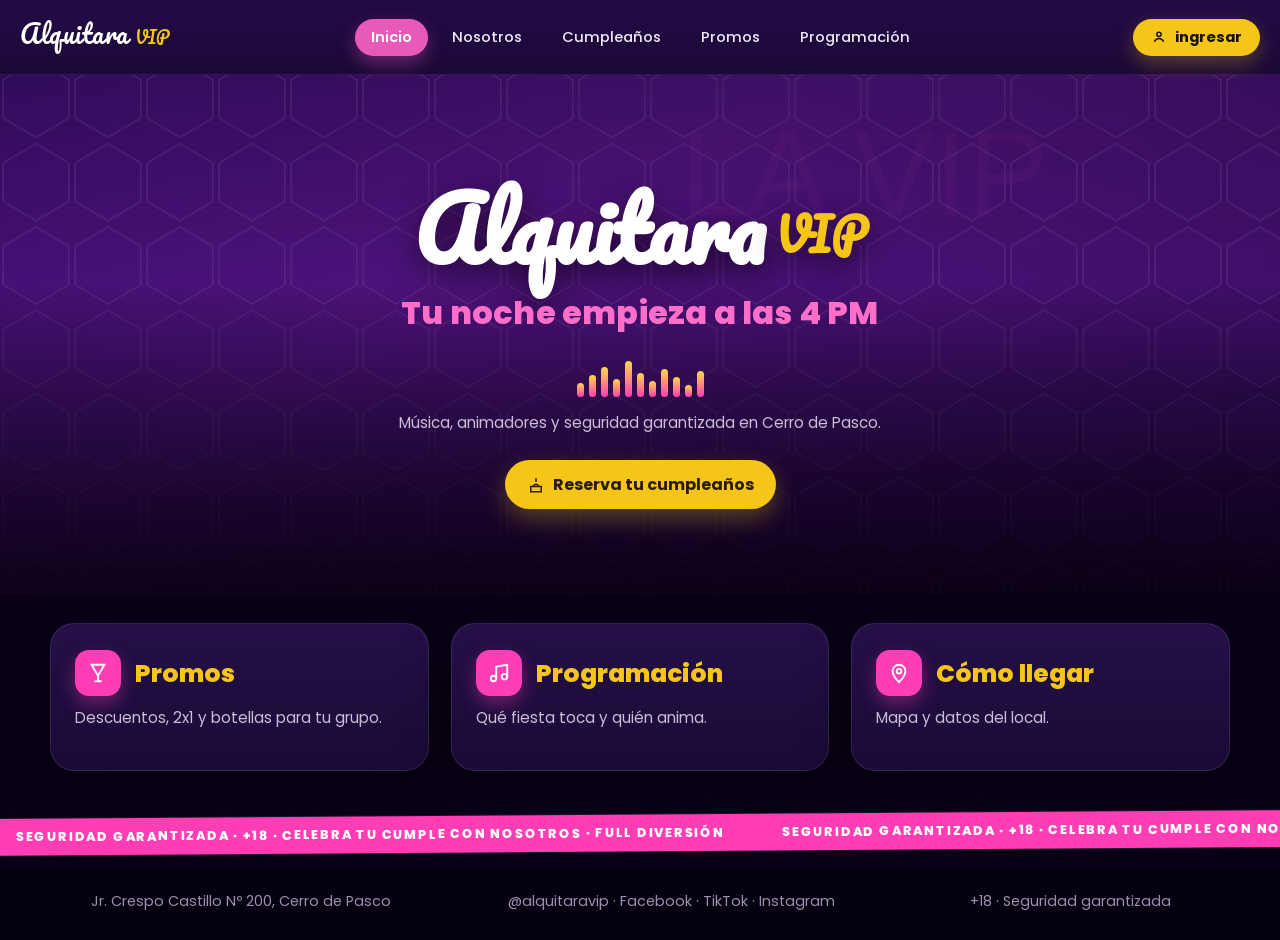
<file: index.html>
<!DOCTYPE html>
<html lang="es">
<head>
  <meta charset="UTF-8" />
  <meta name="viewport" content="width=device-width, initial-scale=1.0" />
  <title>Alquitara VIP | Cerro de Pasco</title>
  <meta name="description" content="Música, animadores y seguridad garantizada en Cerro de Pasco. Tu noche empieza a las 4 PM." />
  <link rel="icon" href="assets/favicon.svg" />
  <link rel="preconnect" href="https://fonts.googleapis.com" />
  <link rel="preconnect" href="https://fonts.gstatic.com" crossorigin />
  <link href="https://fonts.googleapis.com/css2?family=Pacifico&family=Poppins:wght@400;500;600;700;800&display=swap" rel="stylesheet" />
  <link rel="stylesheet" href="css/style.css" />
</head>
<body data-page="inicio">
  <section class="hero">
    <div class="hero-bg"></div>
    <div class="hero-content">
      <h1 class="hero-title">Alquitara<span>VIP</span></h1>
      <p class="hero-tagline">Tu noche empieza a las 4 PM</p>
      <div class="eq" aria-hidden="true">
        <span></span><span></span><span></span><span></span><span></span>
        <span></span><span></span><span></span><span></span><span></span><span></span>
      </div>
      <p class="hero-sub">Música, animadores y seguridad garantizada en Cerro de Pasco.</p>
      <a class="btn-gold" href="cumpleanos.html">
        <svg width="18" height="18" viewBox="0 0 24 24" fill="none" stroke="currentColor" stroke-width="2">
          <path d="M12 8V3"/><path d="M8 14c.8-2 2.2-3 4-3s3.2 1 4 3"/><path d="M5 14h14v7H5z"/>
        </svg>
        Reserva tu cumpleaños
      </a>
    </div>
  </section>

  <section class="quick">
    <div class="wrap quick-grid">
      <a class="card" href="promos.html">
        <div class="card-head">
          <div class="card-icon">
            <svg width="22" height="22" viewBox="0 0 24 24" fill="none" stroke="#fff" stroke-width="2">
              <path d="M8 21h8"/><path d="M12 15v6"/><path d="M5 3h14l-7 12L5 3z"/>
            </svg>
          </div>
          <h3>Promos</h3>
        </div>
        <p>Descuentos, 2x1 y botellas para tu grupo.</p>
      </a>
      <a class="card" href="programacion.html">
        <div class="card-head">
          <div class="card-icon">
            <svg width="22" height="22" viewBox="0 0 24 24" fill="none" stroke="#fff" stroke-width="2">
              <path d="M9 18V5l12-2v13"/><circle cx="6" cy="18" r="3"/><circle cx="18" cy="16" r="3"/>
            </svg>
          </div>
          <h3>Programación</h3>
        </div>
        <p>Qué fiesta toca y quién anima.</p>
      </a>
      <a class="card" href="como-llegar.html">
        <div class="card-head">
          <div class="card-icon">
            <svg width="22" height="22" viewBox="0 0 24 24" fill="none" stroke="#fff" stroke-width="2">
              <path d="M12 22s7-7.2 7-12a7 7 0 1 0-14 0c0 4.8 7 12 7 12z"/><circle cx="12" cy="10" r="2.5"/>
            </svg>
          </div>
          <h3>Cómo llegar</h3>
        </div>
        <p>Mapa y datos del local.</p>
      </a>
    </div>
  </section>

  <script src="js/main.js"></script>
</body>
</html>
</file>
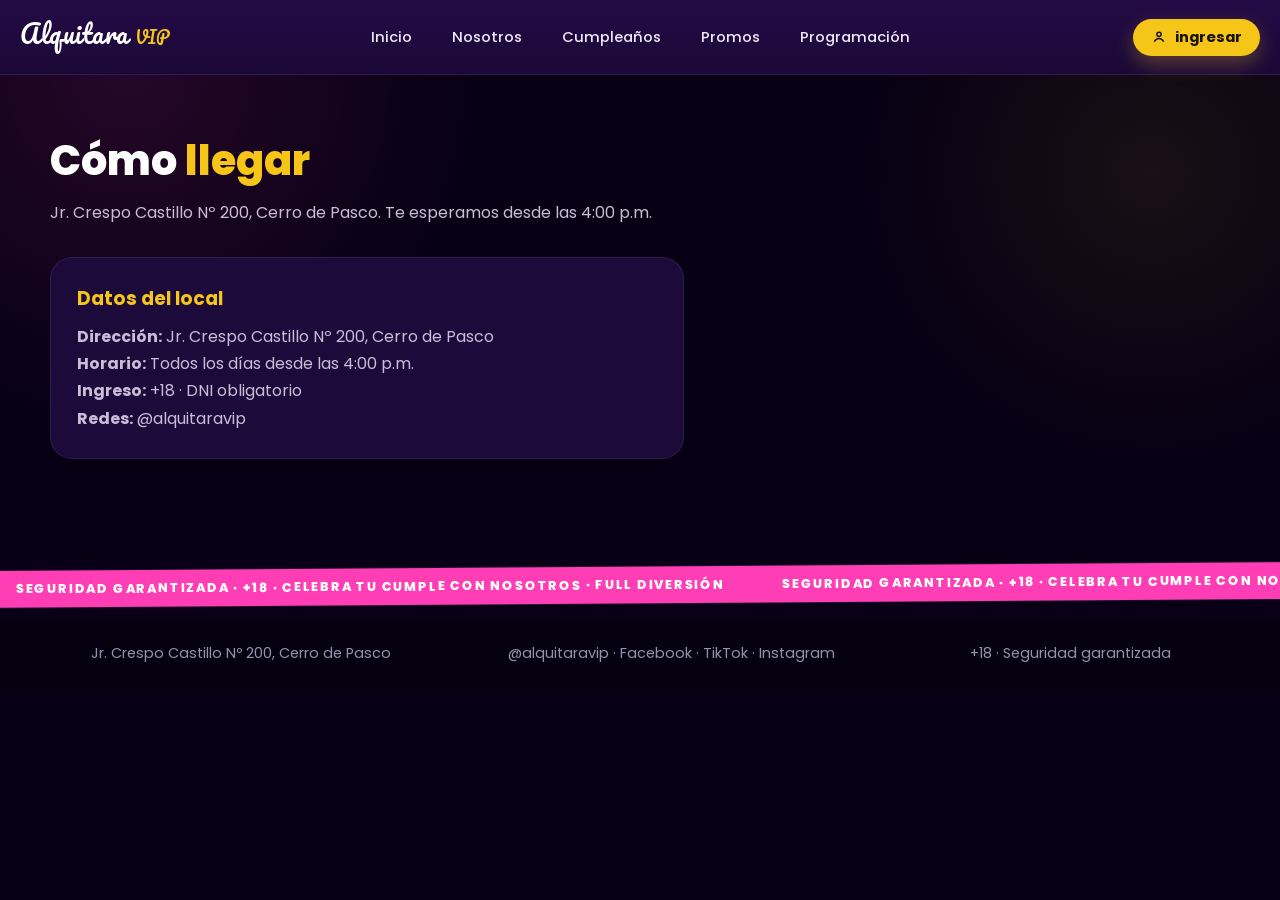
<file: como-llegar.html>
<!DOCTYPE html>
<html lang="es">
<head>
  <meta charset="UTF-8" />
  <meta name="viewport" content="width=device-width, initial-scale=1.0" />
  <title>Cómo llegar | Alquitara VIP</title>
  <link rel="icon" href="assets/favicon.svg" />
  <link rel="preconnect" href="https://fonts.googleapis.com" />
  <link rel="preconnect" href="https://fonts.gstatic.com" crossorigin />
  <link href="https://fonts.googleapis.com/css2?family=Pacifico&family=Poppins:wght@400;500;600;700;800&display=swap" rel="stylesheet" />
  <link rel="stylesheet" href="css/style.css" />
</head>
<body data-page="llegar">
  <main class="page">
    <div class="wrap grid-2">
      <div>
        <h1 class="page-title">Cómo <span>llegar</span></h1>
        <p class="lead">Jr. Crespo Castillo Nº 200, Cerro de Pasco. Te esperamos desde las 4:00 p.m.</p>
        <div class="panel">
          <h3>Datos del local</h3>
          <p><strong>Dirección:</strong> Jr. Crespo Castillo Nº 200, Cerro de Pasco</p>
          <p><strong>Horario:</strong> Todos los días desde las 4:00 p.m.</p>
          <p><strong>Ingreso:</strong> +18 · DNI obligatorio</p>
          <p><strong>Redes:</strong> @alquitaravip</p>
        </div>
      </div>
      <iframe class="map-frame" title="Mapa Alquitara VIP" src="https://maps.google.com/maps?q=Jr.%20Crespo%20Castillo%20200%20Cerro%20de%20Pasco&t=&z=16&ie=UTF8&iwloc=&output=embed"></iframe>
    </div>
  </main>
  <script src="js/main.js"></script>
</body>
</html>
</file>
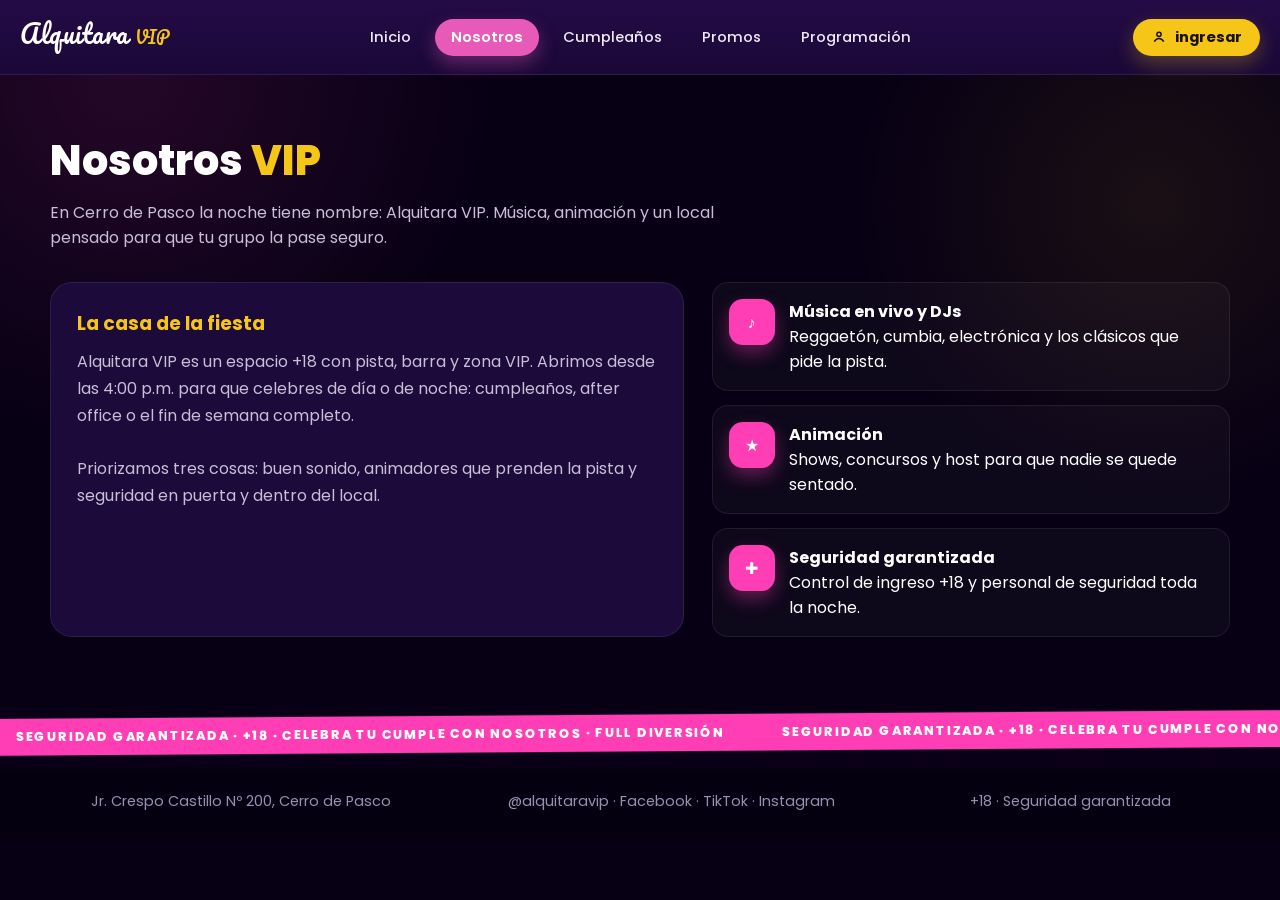
<file: nosotros.html>
<!DOCTYPE html>
<html lang="es">
<head>
  <meta charset="UTF-8" />
  <meta name="viewport" content="width=device-width, initial-scale=1.0" />
  <title>Nosotros | Alquitara VIP</title>
  <link rel="icon" href="assets/favicon.svg" />
  <link rel="preconnect" href="https://fonts.googleapis.com" />
  <link rel="preconnect" href="https://fonts.gstatic.com" crossorigin />
  <link href="https://fonts.googleapis.com/css2?family=Pacifico&family=Poppins:wght@400;500;600;700;800&display=swap" rel="stylesheet" />
  <link rel="stylesheet" href="css/style.css" />
</head>
<body data-page="nosotros">
  <main class="page">
    <div class="wrap">
      <h1 class="page-title">Nosotros <span>VIP</span></h1>
      <p class="lead">En Cerro de Pasco la noche tiene nombre: Alquitara VIP. Música, animación y un local pensado para que tu grupo la pase seguro.</p>
      <div class="grid-2">
        <article class="panel">
          <h3>La casa de la fiesta</h3>
          <p>Alquitara VIP es un espacio +18 con pista, barra y zona VIP. Abrimos desde las 4:00 p.m. para que celebres de día o de noche: cumpleaños, after office o el fin de semana completo.</p>
          <br />
          <p>Priorizamos tres cosas: buen sonido, animadores que prenden la pista y seguridad en puerta y dentro del local.</p>
        </article>
        <aside class="feature-list">
          <div class="feature"><div class="card-icon" style="margin:0">♪</div><div><strong>Música en vivo y DJs</strong><p>Reggaetón, cumbia, electrónica y los clásicos que pide la pista.</p></div></div>
          <div class="feature"><div class="card-icon" style="margin:0">★</div><div><strong>Animación</strong><p>Shows, concursos y host para que nadie se quede sentado.</p></div></div>
          <div class="feature"><div class="card-icon" style="margin:0">✚</div><div><strong>Seguridad garantizada</strong><p>Control de ingreso +18 y personal de seguridad toda la noche.</p></div></div>
        </aside>
      </div>
    </div>
  </main>
  <script src="js/main.js"></script>
</body>
</html>
</file>
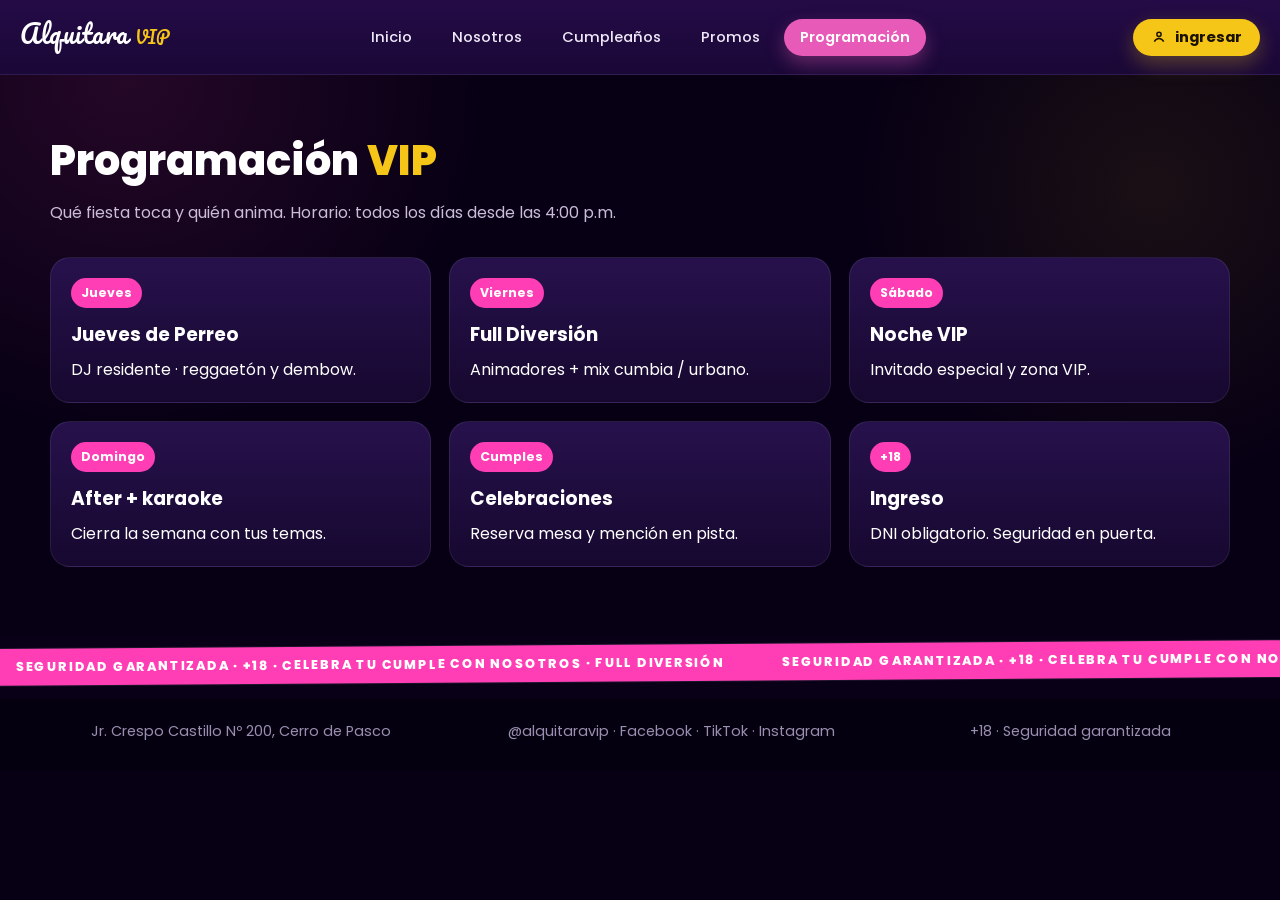
<file: programacion.html>
<!DOCTYPE html>
<html lang="es">
<head>
  <meta charset="UTF-8" />
  <meta name="viewport" content="width=device-width, initial-scale=1.0" />
  <title>Programación | Alquitara VIP</title>
  <link rel="icon" href="assets/favicon.svg" />
  <link rel="preconnect" href="https://fonts.googleapis.com" />
  <link rel="preconnect" href="https://fonts.gstatic.com" crossorigin />
  <link href="https://fonts.googleapis.com/css2?family=Pacifico&family=Poppins:wght@400;500;600;700;800&display=swap" rel="stylesheet" />
  <link rel="stylesheet" href="css/style.css" />
</head>
<body data-page="programacion">
  <main class="page">
    <div class="wrap">
      <h1 class="page-title">Programación <span>VIP</span></h1>
      <p class="lead">Qué fiesta toca y quién anima. Horario: todos los días desde las 4:00 p.m.</p>
      <div class="event-grid">
        <article class="event"><div class="event-body"><span class="event-day">Jueves</span><h3>Jueves de Perreo</h3><p>DJ residente · reggaetón y dembow.</p></div></article>
        <article class="event"><div class="event-body"><span class="event-day">Viernes</span><h3>Full Diversión</h3><p>Animadores + mix cumbia / urbano.</p></div></article>
        <article class="event"><div class="event-body"><span class="event-day">Sábado</span><h3>Noche VIP</h3><p>Invitado especial y zona VIP.</p></div></article>
        <article class="event"><div class="event-body"><span class="event-day">Domingo</span><h3>After + karaoke</h3><p>Cierra la semana con tus temas.</p></div></article>
        <article class="event"><div class="event-body"><span class="event-day">Cumples</span><h3>Celebraciones</h3><p>Reserva mesa y mención en pista.</p></div></article>
        <article class="event"><div class="event-body"><span class="event-day">+18</span><h3>Ingreso</h3><p>DNI obligatorio. Seguridad en puerta.</p></div></article>
      </div>
    </div>
  </main>
  <script src="js/main.js"></script>
</body>
</html>
</file>
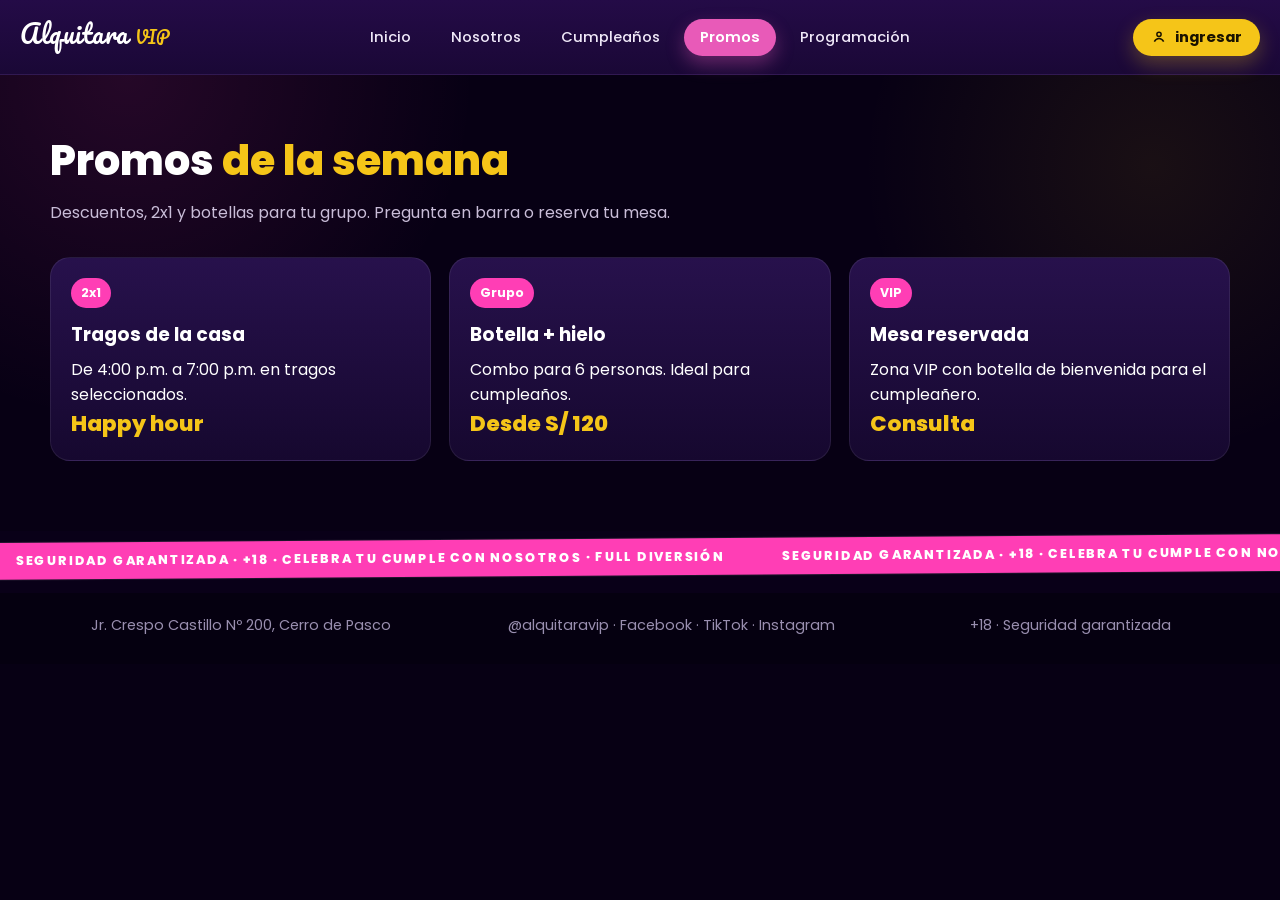
<file: promos.html>
<!DOCTYPE html>
<html lang="es">
<head>
  <meta charset="UTF-8" />
  <meta name="viewport" content="width=device-width, initial-scale=1.0" />
  <title>Promos | Alquitara VIP</title>
  <link rel="icon" href="assets/favicon.svg" />
  <link rel="preconnect" href="https://fonts.googleapis.com" />
  <link rel="preconnect" href="https://fonts.gstatic.com" crossorigin />
  <link href="https://fonts.googleapis.com/css2?family=Pacifico&family=Poppins:wght@400;500;600;700;800&display=swap" rel="stylesheet" />
  <link rel="stylesheet" href="css/style.css" />
</head>
<body data-page="promos">
  <main class="page">
    <div class="wrap">
      <h1 class="page-title">Promos <span>de la semana</span></h1>
      <p class="lead">Descuentos, 2x1 y botellas para tu grupo. Pregunta en barra o reserva tu mesa.</p>
      <div class="promo-grid">
        <article class="promo">
          <div class="promo-body">
            <span class="promo-badge">2x1</span>
            <h3>Tragos de la casa</h3>
            <p>De 4:00 p.m. a 7:00 p.m. en tragos seleccionados.</p>
            <p class="price">Happy hour</p>
          </div>
        </article>
        <article class="promo">
          <div class="promo-body">
            <span class="promo-badge">Grupo</span>
            <h3>Botella + hielo</h3>
            <p>Combo para 6 personas. Ideal para cumpleaños.</p>
            <p class="price">Desde S/ 120</p>
          </div>
        </article>
        <article class="promo">
          <div class="promo-body">
            <span class="promo-badge">VIP</span>
            <h3>Mesa reservada</h3>
            <p>Zona VIP con botella de bienvenida para el cumpleañero.</p>
            <p class="price">Consulta</p>
          </div>
        </article>
      </div>
    </div>
  </main>
  <script src="js/main.js"></script>
</body>
</html>
</file>
<file: css/style.css>
:root {
  --bg: #070014;
  --bg-2: #120528;
  --header: #1a0838;
  --card: #1c0a3a;
  --card-border: rgba(255, 255, 255, 0.08);
  --pink: #ff3eb5;
  --pink-2: #e91e99;
  --pink-soft: #ff6ec8;
  --gold: #f5c518;
  --gold-2: #ffd84a;
  --text: #ffffff;
  --muted: #c9bdd8;
  --muted-2: #9a8fb0;
  --nav-active: #e85ab8;
  --shadow: 0 18px 50px rgba(0, 0, 0, 0.45);
  --radius: 22px;
  --max: 1180px;
}

* {
  box-sizing: border-box;
  margin: 0;
  padding: 0;
}

html {
  scroll-behavior: smooth;
}

body {
  font-family: "Poppins", sans-serif;
  background: var(--bg);
  color: var(--text);
  min-height: 100vh;
  overflow-x: hidden;
}

a {
  color: inherit;
  text-decoration: none;
}

img {
  max-width: 100%;
  display: block;
}

.wrap {
  width: min(var(--max), calc(100% - 48px));
  margin: 0 auto;
}

/* Header */
.header {
  position: sticky;
  top: 0;
  z-index: 50;
  background: linear-gradient(180deg, #240b47 0%, #1a0836 100%);
  border-bottom: 1px solid rgba(255, 255, 255, 0.06);
}

.header-inner {
  width: min(1240px, calc(100% - 36px));
  margin: 0 auto;
  min-height: 74px;
  display: grid;
  grid-template-columns: 1fr auto 1fr;
  align-items: center;
  gap: 16px;
}

.logo {
  display: flex;
  align-items: baseline;
  gap: 6px;
  white-space: nowrap;
}

.logo-name {
  font-family: "Pacifico", cursive;
  font-size: 1.55rem;
  letter-spacing: 0.5px;
  line-height: 1;
}

.logo-vip {
  font-family: "Pacifico", cursive;
  color: var(--gold);
  font-size: 1.05rem;
}

.nav {
  display: flex;
  align-items: center;
  gap: 8px;
}

.nav a {
  font-size: 0.92rem;
  font-weight: 500;
  color: #efe8f8;
  padding: 8px 16px;
  border-radius: 999px;
  transition: 0.2s ease;
}

.nav a:hover {
  color: #fff;
  background: rgba(255, 255, 255, 0.06);
}

.nav a.active {
  background: var(--nav-active);
  color: #fff;
  font-weight: 600;
  box-shadow: 0 8px 18px rgba(232, 90, 184, 0.35);
}

.header-actions {
  justify-self: end;
  display: flex;
  align-items: center;
  gap: 10px;
}

.btn-login {
  display: inline-flex;
  align-items: center;
  gap: 8px;
  background: var(--gold);
  color: #1a1200;
  font-weight: 700;
  font-size: 0.92rem;
  padding: 8px 18px;
  border-radius: 999px;
  border: 0;
  cursor: pointer;
  box-shadow: 0 8px 20px rgba(245, 197, 24, 0.28);
}

.btn-login:hover {
  background: var(--gold-2);
}

.menu-toggle {
  display: none;
  background: transparent;
  border: 1px solid rgba(255, 255, 255, 0.15);
  color: #fff;
  width: 42px;
  height: 42px;
  border-radius: 10px;
  cursor: pointer;
}

/* Hero */
.hero {
  position: relative;
  isolation: isolate;
  min-height: 520px;
  display: grid;
  place-items: center;
  text-align: center;
  overflow: hidden;
}

.hero-bg {
  position: absolute;
  inset: 0;
  z-index: -2;
  background:
    linear-gradient(180deg, rgba(48, 10, 90, 0.55) 0%, rgba(90, 20, 140, 0.45) 40%, rgba(10, 0, 24, 0.78) 100%),
    url("../assets/hero.svg") center/cover no-repeat,
    url("../assets/hero.jpg") center 30%/cover no-repeat;
}

.hero::after {
  content: "";
  position: absolute;
  inset: 0;
  z-index: -1;
  background:
    linear-gradient(180deg, rgba(18, 4, 40, 0.28) 0%, rgba(40, 8, 80, 0.42) 40%, rgba(8, 0, 18, 0.78) 100%);
}

.hero-content {
  width: min(900px, calc(100% - 32px));
  padding: 72px 16px 48px;
}

.hero-title {
  font-family: "Pacifico", cursive;
  font-size: clamp(3.1rem, 7vw, 5.4rem);
  line-height: 1;
  text-shadow: 0 10px 30px rgba(0, 0, 0, 0.55);
}

.hero-title span {
  color: var(--gold);
  font-size: 0.52em;
  margin-left: 10px;
  vertical-align: 12px;
}

.hero-tagline {
  margin-top: 18px;
  color: var(--pink-soft);
  font-weight: 800;
  font-size: clamp(1.35rem, 3vw, 2rem);
  letter-spacing: 0.2px;
}

.eq {
  display: flex;
  justify-content: center;
  align-items: flex-end;
  gap: 5px;
  height: 42px;
  margin: 18px 0 14px;
}

.eq span {
  width: 7px;
  border-radius: 8px;
  background: linear-gradient(180deg, var(--gold-2), var(--pink));
  animation: eq 1s ease-in-out infinite;
}

.eq span:nth-child(1) { height: 14px; animation-delay: 0.05s; }
.eq span:nth-child(2) { height: 22px; animation-delay: 0.18s; }
.eq span:nth-child(3) { height: 30px; animation-delay: 0.08s; }
.eq span:nth-child(4) { height: 18px; animation-delay: 0.28s; }
.eq span:nth-child(5) { height: 36px; animation-delay: 0.12s; }
.eq span:nth-child(6) { height: 24px; animation-delay: 0.22s; }
.eq span:nth-child(7) { height: 16px; animation-delay: 0.32s; }
.eq span:nth-child(8) { height: 28px; animation-delay: 0.16s; }
.eq span:nth-child(9) { height: 20px; animation-delay: 0.26s; }
.eq span:nth-child(10) { height: 12px; animation-delay: 0.1s; }
.eq span:nth-child(11) { height: 26px; animation-delay: 0.2s; }

@keyframes eq {
  0%, 100% { transform: scaleY(0.55); }
  50% { transform: scaleY(1); }
}

.hero-sub {
  color: var(--muted);
  font-size: 0.95rem;
  margin-bottom: 26px;
}

.btn-gold {
  display: inline-flex;
  align-items: center;
  gap: 8px;
  background: var(--gold);
  color: #2a1c00;
  font-weight: 700;
  border: 0;
  border-radius: 999px;
  padding: 12px 22px;
  cursor: pointer;
  box-shadow: 0 10px 24px rgba(245, 197, 24, 0.3);
}

.btn-gold:hover {
  background: var(--gold-2);
}

.btn-outline {
  display: inline-flex;
  align-items: center;
  gap: 8px;
  border: 1px solid rgba(255, 255, 255, 0.18);
  color: #fff;
  border-radius: 999px;
  padding: 12px 22px;
  font-weight: 600;
}

/* Quick cards */
.quick {
  background: #090018;
  padding: 28px 0 36px;
}

.quick-grid {
  display: grid;
  grid-template-columns: repeat(3, 1fr);
  gap: 22px;
}

.card {
  background: linear-gradient(180deg, #241047 0%, #1a0a36 100%);
  border: 1px solid rgba(255, 255, 255, 0.1);
  border-radius: 24px;
  padding: 26px 24px 28px;
  min-height: 148px;
  box-shadow: var(--shadow);
  transition: transform 0.2s ease, border-color 0.2s ease;
}

.card-head {
  display: flex;
  align-items: center;
  gap: 14px;
  margin-bottom: 10px;
}

.card:hover {
  transform: translateY(-4px);
  border-color: rgba(255, 62, 181, 0.35);
}

.card-icon {
  width: 46px;
  height: 46px;
  border-radius: 14px;
  background: var(--pink);
  display: grid;
  place-items: center;
  flex-shrink: 0;
  box-shadow: 0 8px 18px rgba(255, 62, 181, 0.35);
}

.card h3 {
  color: var(--gold);
  font-size: 1.55rem;
  font-weight: 800;
  margin: 0;
}

.card p {
  color: var(--muted);
  font-size: 0.95rem;
}

/* Marquee */
.tape-wrap {
  overflow: hidden;
  background: #090018;
  padding: 8px 0 18px;
}

.tape {
  background: var(--pink);
  color: #fff;
  font-weight: 800;
  letter-spacing: 1.6px;
  font-size: 0.78rem;
  text-transform: uppercase;
  white-space: nowrap;
  padding: 9px 0;
  transform: rotate(-0.4deg) scale(1.02);
  box-shadow: 0 0 0 1px rgba(255, 255, 255, 0.08);
}

.tape-track {
  display: flex;
  width: max-content;
  animation: marquee 18s linear infinite;
}

.tape-track span {
  padding: 0 28px;
}

@keyframes marquee {
  from { transform: translateX(0); }
  to { transform: translateX(-50%); }
}

/* Footer */
.footer {
  background: #050010;
  color: var(--muted-2);
  font-size: 0.9rem;
  padding: 22px 0 28px;
}

.footer-inner {
  width: min(1180px, calc(100% - 36px));
  margin: 0 auto;
  display: grid;
  grid-template-columns: 1.2fr 1.4fr 1fr;
  gap: 16px;
  text-align: center;
}

.footer a:hover {
  color: var(--gold);
}

/* Inner pages */
.page {
  padding: 54px 0 70px;
  background:
    radial-gradient(circle at 10% 0%, rgba(255, 62, 181, 0.12), transparent 28%),
    radial-gradient(circle at 90% 20%, rgba(245, 197, 24, 0.08), transparent 24%),
    var(--bg);
}

.page-title {
  font-size: clamp(1.8rem, 4vw, 2.6rem);
  font-weight: 800;
  margin-bottom: 8px;
}

.page-title span {
  color: var(--gold);
}

.lead {
  color: var(--muted);
  margin-bottom: 32px;
  max-width: 680px;
}

.grid-2 {
  display: grid;
  grid-template-columns: 1.1fr 0.9fr;
  gap: 28px;
}

.panel {
  background: var(--card);
  border: 1px solid var(--card-border);
  border-radius: var(--radius);
  padding: 26px;
}

.panel h3 {
  color: var(--gold);
  margin-bottom: 10px;
}

.panel p,
.panel li {
  color: var(--muted);
  line-height: 1.7;
}

.panel ul {
  padding-left: 18px;
}

.feature-list {
  display: grid;
  gap: 14px;
}

.feature {
  display: flex;
  gap: 14px;
  background: rgba(255, 255, 255, 0.03);
  border: 1px solid var(--card-border);
  border-radius: 16px;
  padding: 16px;
}

.promo-grid,
.event-grid {
  display: grid;
  grid-template-columns: repeat(3, 1fr);
  gap: 18px;
}

.promo,
.event {
  background: linear-gradient(180deg, #27114c, #16082f);
  border: 1px solid var(--card-border);
  border-radius: 20px;
  overflow: hidden;
}

.promo-badge,
.event-day {
  background: var(--pink);
  display: inline-block;
  font-weight: 700;
  font-size: 0.78rem;
  padding: 6px 10px;
  border-radius: 999px;
}

.promo-body,
.event-body {
  padding: 20px;
}

.promo h3,
.event h3 {
  margin: 12px 0 8px;
}

.price {
  color: var(--gold);
  font-weight: 800;
  font-size: 1.35rem;
}

form {
  display: grid;
  gap: 12px;
}

form .btn-gold {
  width: 100%;
  justify-content: center;
}

label {
  font-size: 0.85rem;
  color: var(--muted);
}

input, select, textarea {
  width: 100%;
  background: #100526;
  border: 1px solid rgba(255, 255, 255, 0.12);
  color: #fff;
  border-radius: 12px;
  padding: 12px 14px;
  font: inherit;
}

textarea {
  min-height: 110px;
  resize: vertical;
}

.map-frame {
  width: 100%;
  min-height: 360px;
  border: 0;
  border-radius: 18px;
  filter: grayscale(0.15) contrast(1.05);
}

.auth {
  width: min(420px, 100%);
  margin: 0 auto;
}

.msg {
  display: none;
  padding: 10px 12px;
  border-radius: 10px;
  font-size: 0.9rem;
}

.msg.ok {
  display: block;
  background: rgba(46, 204, 113, 0.15);
  color: #8ef0b3;
}

.msg.err {
  display: block;
  background: rgba(255, 62, 181, 0.16);
  color: #ffc1e8;
}

.user-chip {
  display: none;
  align-items: center;
  gap: 8px;
  font-size: 0.85rem;
}

@media (max-width: 980px) {
  .header-inner { grid-template-columns: 1fr auto; }
  .nav { grid-column: 1 / -1; }
  .menu-toggle { display: grid; place-items: center; }
  .nav {
    position: absolute;
    top: 74px;
    left: 0;
    right: 0;
    background: #1a0838;
    display: none;
    flex-direction: column;
    padding: 12px;
    border-bottom: 1px solid rgba(255,255,255,.08);
  }
  .nav.open { display: flex; }
  .quick-grid,
  .promo-grid,
  .event-grid,
  .grid-2,
  .footer-inner {
    grid-template-columns: 1fr;
  }
  .footer-inner { gap: 8px; }
  .header-inner { min-height: 68px; }
}
</file>
